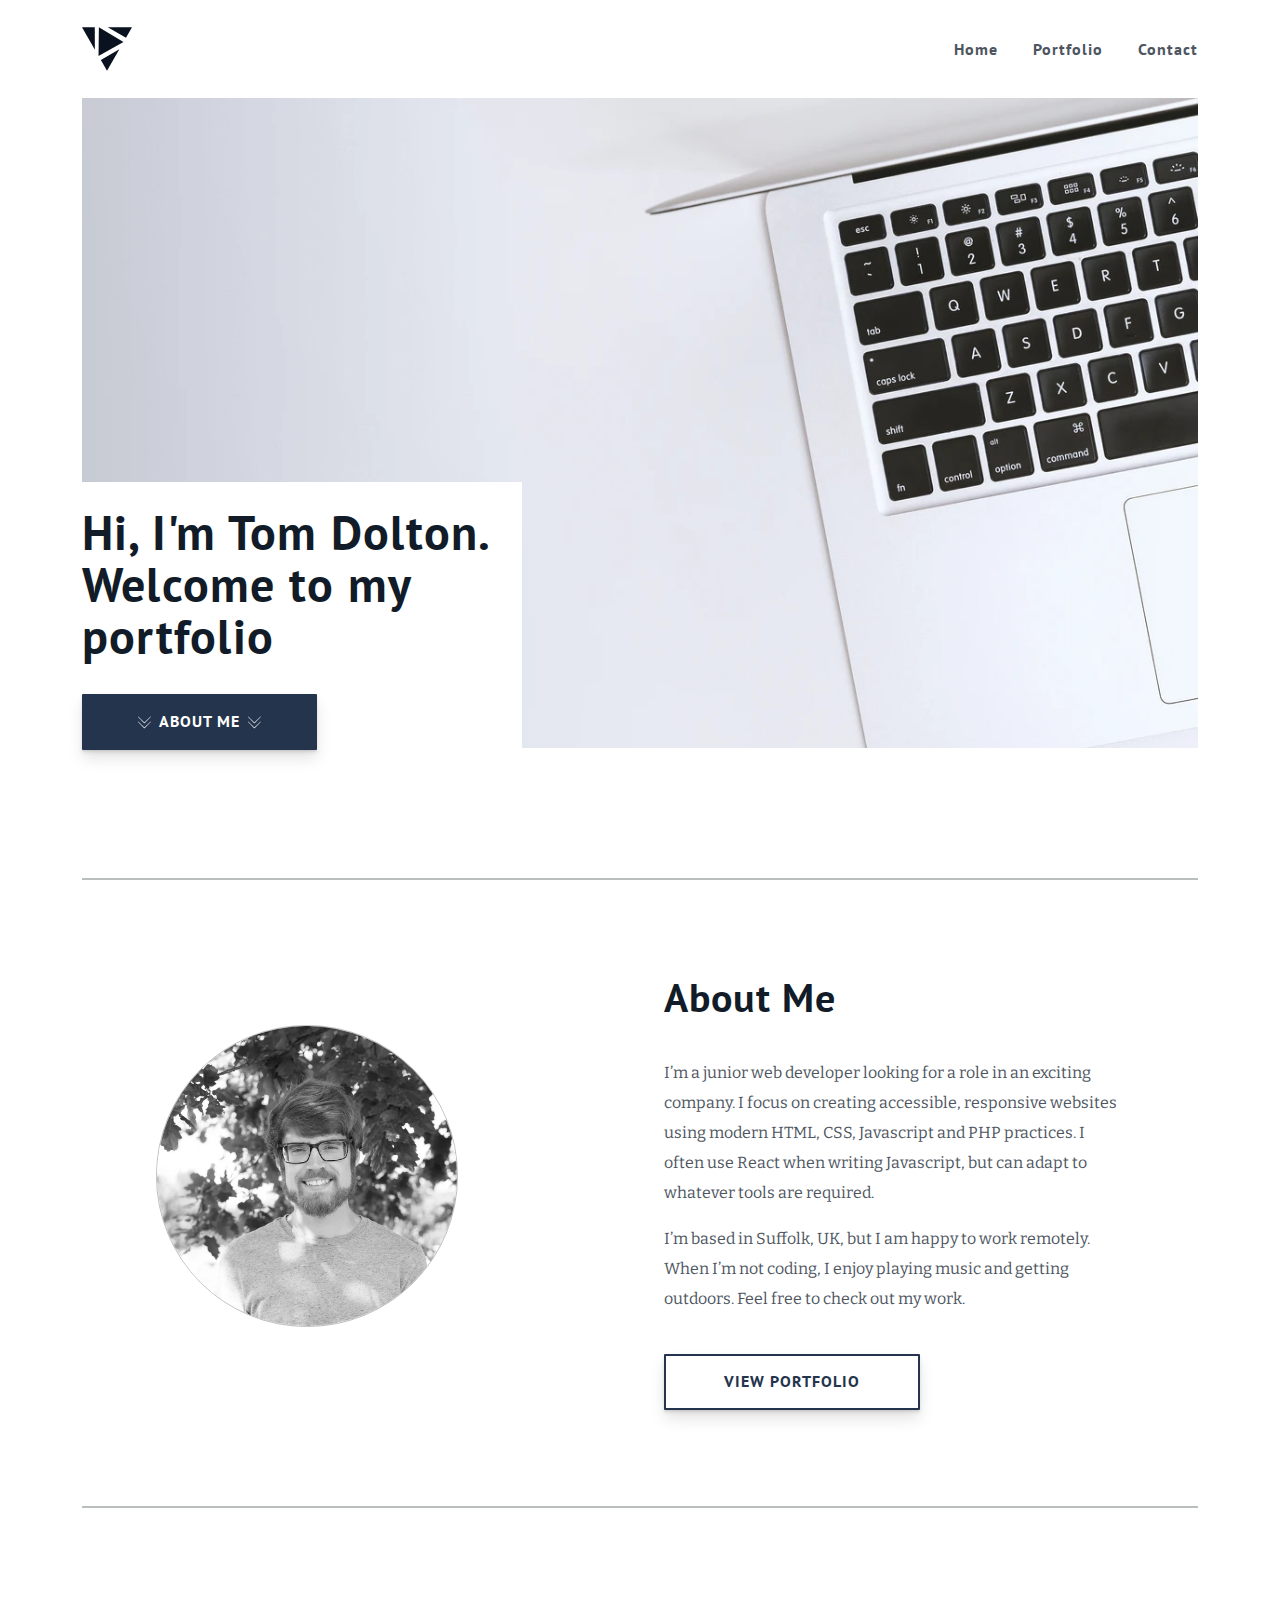
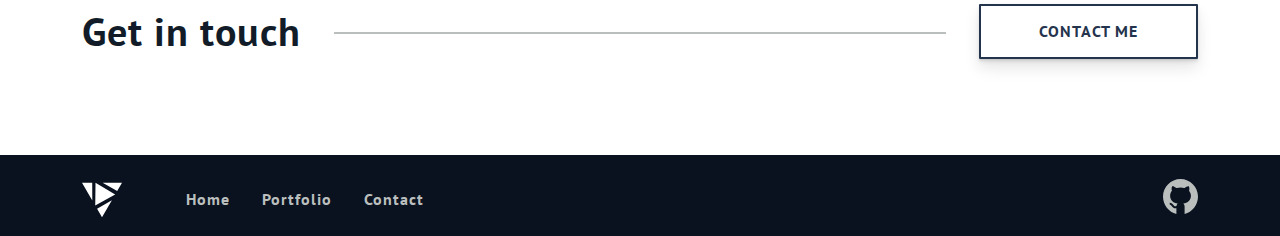
<file: index.html>
<!DOCTYPE html>
<html lang="en">
  <head>
    <!-- Global site tag (gtag.js) - Google Analytics -->
    <script
      async
      src="https://www.googletagmanager.com/gtag/js?id=UA-167482393-1"
    ></script>
    <script>
      window.dataLayer = window.dataLayer || [];
      function gtag() {
        dataLayer.push(arguments);
      }
      gtag('js', new Date());

      gtag('config', 'UA-167482393-1');
    </script>

    <meta charset="UTF-8" />
    <meta name="viewport" content="width=device-width, initial-scale=1.0" />
    <title>Tom Dolton Web Developer</title>
    <meta
      name="description"
      content="Tom Dolton is a web developer. He builds fast, responsive and accessible websites using modern HTML, CSS, Javascript and PHP. See his portfolio here."
    />

    <link
      rel="apple-touch-icon"
      sizes="180x180"
      href="/images/favicons/apple-touch-icon.png"
    />
    <link
      rel="icon"
      type="image/png"
      sizes="32x32"
      href="/images/favicons/favicon-32x32.png"
    />
    <link
      rel="icon"
      type="image/png"
      sizes="16x16"
      href="/images/favicons/favicon-16x16.png"
    />
    <link rel="manifest" href="/images/favicons/site.webmanifest" />
    <link
      rel="mask-icon"
      href="/images/favicons/safari-pinned-tab.svg"
      color="#5bbad5"
    />
    <link rel="shortcut icon" href="/images/favicons/favicon.ico" />
    <meta name="msapplication-TileColor" content="#00aba9" />
    <meta
      name="msapplication-config"
      content="/images/favicons/browserconfig.xml"
    />
    <meta name="theme-color" content="#ffffff" />

    <link
      href="https://fonts.googleapis.com/css2?family=Bitter&family=PT+Sans:wght@400;700&display=swap"
      rel="stylesheet"
    />
    <link rel="stylesheet" href="styles/css/main.min.css" />
  </head>

  <body>
    <div class="modal"></div>

    <div class="container wrapper">
      <nav class="nav">
        <a class="logo-link" href="index.html">
          <span class="visually-hidden">Tom Dolton Web Developer</span>
          <svg
            class="logo"
            xmlns="http://www.w3.org/2000/svg"
            width="290.98"
            height="252"
            viewBox="0 0 290.98 252"
          >
            <path
              d="M256.02 60.57L290.98 0H149.97zM109.75 190.09L145.49 252l72.08-124.84zM74.33 0H0l74.94 129.79zM241.36 85.24L96.22 166.58 98.27.08z"
            />
          </svg>
        </a>
        <ul class="nav__main-nav main-nav">
          <li><a href="index.html">Home</a></li>
          <li><a href="portfolio.html">Portfolio</a></li>
          <li><a href="contact.html">Contact</a></li>
        </ul>
        <button type="button" class="nav__hamburger">
          <span class="visually-hidden">Main menu</span>
        </button>
      </nav>
      <!-- nav end -->

      <main>
        <header class="hero">
          <picture class="about__image-container">
            <source
              media="(min-width: 768px)"
              type="image/webp"
              srcset="images/laptop-large.webp"
            />
            <source
              media="(min-width: 768px)"
              type="image/jpeg"
              srcset="images/laptop-large.jpg"
            />
            <source type="image/webp" srcset="images/laptop-small.webp" />
            <source type="image/jpeg" srcset="images/laptop-small.jpg" />
            <img
              src="images/home-laptop.jpg"
              alt="A laptop computer showing a page of code."
              class="hero__image"
            />
          </picture>
          <div class="hero__textbox">
            <h1 class="hero__title">
              Hi, I'm Tom Dolton. Welcome to my portfolio
            </h1>
            <a href="#about" class="btn hero__btn">
              <svg
                class="btn__down-arrow"
                xmlns="http://www.w3.org/2000/svg"
                viewBox="0 0 490.656 490.656"
              >
                <path
                  d="M487.536 216.467c-4.16-4.16-10.923-4.16-15.083 0L245.339 443.581 18.203 216.467c-4.16-4.16-10.923-4.16-15.083 0s-4.16 10.923 0 15.083l234.667 234.667c2.091 2.069 4.821 3.115 7.552 3.115s5.461-1.045 7.531-3.115L487.537 231.55c4.159-4.161 4.159-10.923-.001-15.083z"
                />
                <path
                  d="M487.536 24.445c-4.16-4.16-10.923-4.16-15.083 0L245.339 251.581 18.203 24.467c-4.16-4.16-10.923-4.16-15.083 0s-4.16 10.923 0 15.083l234.667 234.667c2.091 2.069 4.821 3.115 7.552 3.115s5.461-1.045 7.531-3.136L487.536 39.528c4.16-4.16 4.16-10.923 0-15.083z"
                />
              </svg>
              About Me
              <svg
                class="btn__down-arrow"
                xmlns="http://www.w3.org/2000/svg"
                viewBox="0 0 490.656 490.656"
              >
                <path
                  d="M487.536 216.467c-4.16-4.16-10.923-4.16-15.083 0L245.339 443.581 18.203 216.467c-4.16-4.16-10.923-4.16-15.083 0s-4.16 10.923 0 15.083l234.667 234.667c2.091 2.069 4.821 3.115 7.552 3.115s5.461-1.045 7.531-3.115L487.537 231.55c4.159-4.161 4.159-10.923-.001-15.083z"
                />
                <path
                  d="M487.536 24.445c-4.16-4.16-10.923-4.16-15.083 0L245.339 251.581 18.203 24.467c-4.16-4.16-10.923-4.16-15.083 0s-4.16 10.923 0 15.083l234.667 234.667c2.091 2.069 4.821 3.115 7.552 3.115s5.461-1.045 7.531-3.136L487.536 39.528c4.16-4.16 4.16-10.923 0-15.083z"
                />
              </svg>
            </a>
          </div>
        </header>
        <!-- hero end -->

        <section class="about" id="about">
          <picture>
            <source type="image/webp" srcset="images/tomdolton.webp" />
            <source type="image/jpeg" srcset="images/tomdolton.jpg" />
            <img
              src="images/tomdolton.jpg"
              alt="Tom Dolton."
              class="about__image"
            />
          </picture>
          <div class="about__textbox">
            <h2 class="about__title">About Me</h2>
            <p class="about__copy">
              I’m a junior web developer looking for a role in an exciting
              company. I focus on creating accessible, responsive websites using
              modern HTML, CSS, Javascript and PHP practices. I often use React
              when writing Javascript, but can adapt to whatever tools are
              required.
            </p>
            <p class="about__copy">
              I’m based in Suffolk, UK, but I am happy to work remotely. When
              I’m not coding, I enjoy playing music and getting outdoors. Feel
              free to check out my work.
            </p>
            <a href="portfolio.html" class="btn btn--secondary"
              >View Portfolio</a
            >
          </div>
        </section>
        <!-- about end -->
      </main>
      <!-- main end -->

      <section class="contact">
        <h2 class="contact__title">Get in touch</h2>
        <a href="contact.html" class="btn btn--secondary">Contact Me</a>
      </section>
      <!-- contact end -->

      <div class="push"></div>
    </div>
    <!-- container & wrapper end -->

    <footer class="footer">
      <div class="container">
        <a href="index.html" class="logo-link footer__logo-link">
          <span class="visually-hidden">Tom Dolton Web Developer</span>
          <svg
            class="logo logo--white footer__logo"
            xmlns="http://www.w3.org/2000/svg"
            width="290.98"
            height="252"
            viewBox="0 0 290.98 252"
          >
            <path
              d="M256.02 60.57L290.98 0H149.97zM109.75 190.09L145.49 252l72.08-124.84zM74.33 0H0l74.94 129.79zM241.36 85.24L96.22 166.58 98.27.08z"
            />
          </svg>
        </a>
        <ul class="footer__main-nav">
          <li><a href="index.html">Home</a></li>
          <li><a href="portfolio.html">Portfolio</a></li>
          <li><a href="contact.html">Contact</a></li>
        </ul>
        <a href="https://github.com/tomdolton" class="footer__social">
          <span class="visually-hidden">Github</span>
          <svg
            class="github-icon"
            viewBox="0 0 512 512"
            xmlns="http://www.w3.org/2000/svg"
          >
            <path
              d="m256 0c-140.609375 0-256 115.390625-256 256 0 119.988281 84.195312 228.984375 196 256v-84.695312c-11.078125 2.425781-21.273438 2.496093-32.550781-.828126-15.128907-4.464843-27.421875-14.542968-36.546875-29.910156-5.816406-9.8125-16.125-20.453125-26.878906-19.671875l-2.636719-29.882812c23.253906-1.992188 43.371093 14.167969 55.3125 34.230469 5.304687 8.921874 11.410156 14.152343 19.246093 16.464843 7.574219 2.230469 15.707032 1.160157 25.183594-2.1875 2.378906-18.972656 11.070313-26.074219 17.636719-36.074219v-.015624c-66.679687-9.945313-93.253906-45.320313-103.800781-73.242188-13.976563-37.074219-6.476563-83.390625 18.238281-112.660156.480469-.570313 1.347656-2.0625 1.011719-3.105469-11.332032-34.230469 2.476562-62.546875 2.984375-65.550781 13.078125 3.867187 15.203125-3.890625 56.808593 21.386718l7.191407 4.320313c3.007812 1.792969 2.0625.769531 5.070312.542969 17.371094-4.71875 35.683594-7.324219 53.726563-7.558594 18.179687.234375 36.375 2.839844 54.464844 7.75l2.328124.234375c-.203124-.03125.632813-.148437 2.035157-.984375 51.972656-31.480469 50.105469-21.191406 64.042969-25.722656.503906 3.007812 14.128906 31.785156 2.917968 65.582031-1.511718 4.65625 45.058594 47.300781 19.246094 115.753906-10.546875 27.933594-37.117188 63.308594-103.796875 73.253907v.015624c8.546875 13.027344 18.816406 19.957032 18.761719 46.832032v105.722656c111.808594-27.015625 196-136.011719 196-256 .003906-140.609375-115.386719-256-255.996094-256zm0 0"
            />
          </svg>
        </a>
      </div>
    </footer>
    <!-- footer end -->

    <script src="scripts/main.js"></script>
  </body>
</html>
</file>
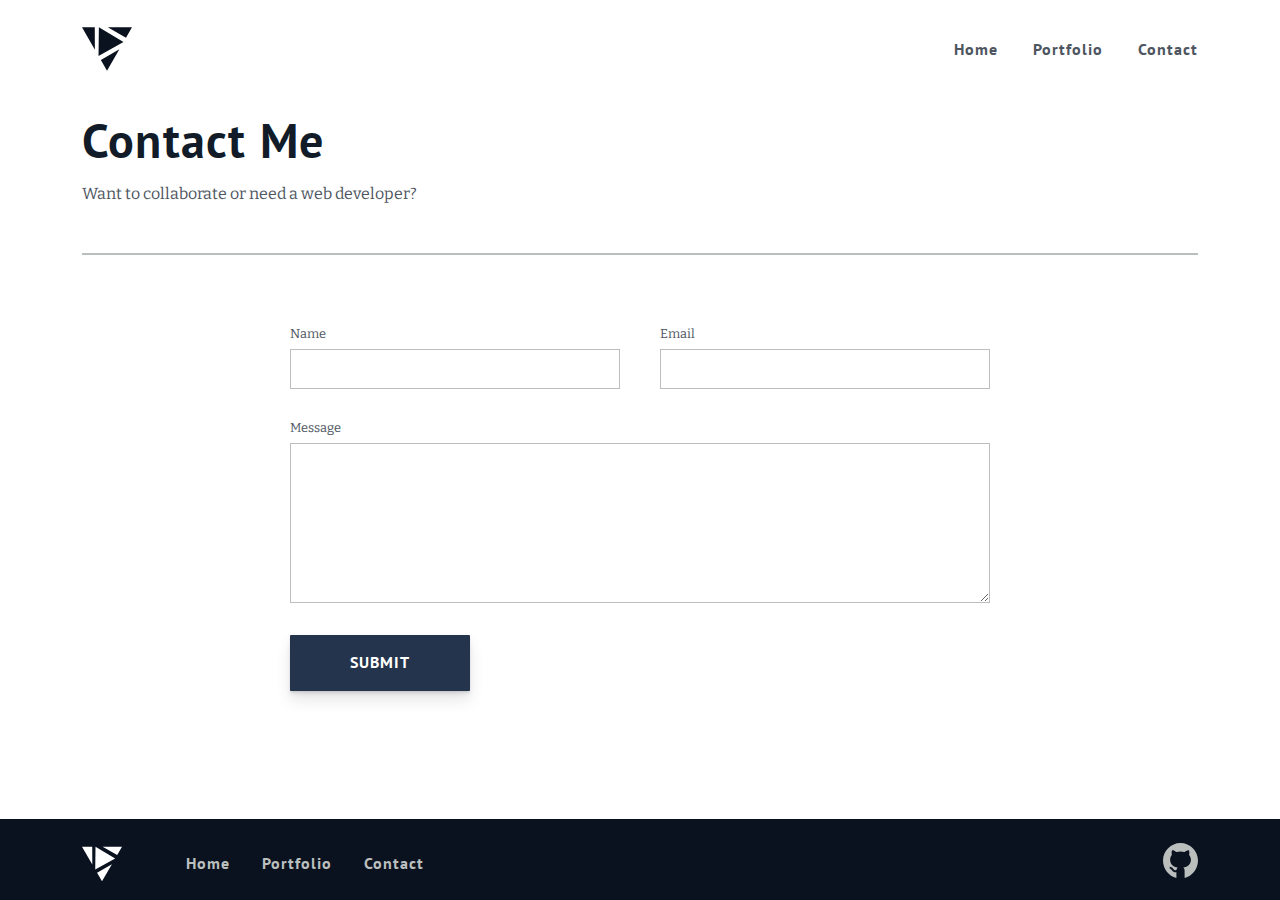
<file: contact.html>
<!DOCTYPE html>
<html lang="en">
  <head>
    <!-- Global site tag (gtag.js) - Google Analytics -->
    <script
      async
      src="https://www.googletagmanager.com/gtag/js?id=UA-167482393-1"
    ></script>
    <script>
      window.dataLayer = window.dataLayer || [];
      function gtag() {
        dataLayer.push(arguments);
      }
      gtag('js', new Date());

      gtag('config', 'UA-167482393-1');
    </script>

    <meta charset="UTF-8" />
    <meta name="viewport" content="width=device-width, initial-scale=1.0" />
    <title>Tom Dolton | Contact</title>
    <meta
      name="description"
      content="Tom Dolton is a web developer. He builds fast, responsive and accessible websites using modern HTML, CSS, Javascript and PHP. See his portfolio here."
    />

    <link
      rel="apple-touch-icon"
      sizes="180x180"
      href="/images/favicons/apple-touch-icon.png"
    />
    <link
      rel="icon"
      type="image/png"
      sizes="32x32"
      href="/images/favicons/favicon-32x32.png"
    />
    <link
      rel="icon"
      type="image/png"
      sizes="16x16"
      href="/images/favicons/favicon-16x16.png"
    />
    <link rel="manifest" href="/images/favicons/site.webmanifest" />
    <link
      rel="mask-icon"
      href="/images/favicons/safari-pinned-tab.svg"
      color="#5bbad5"
    />
    <link rel="shortcut icon" href="/images/favicons/favicon.ico" />
    <meta name="msapplication-TileColor" content="#00aba9" />
    <meta
      name="msapplication-config"
      content="/images/favicons/browserconfig.xml"
    />
    <meta name="theme-color" content="#ffffff" />

    <link
      href="https://fonts.googleapis.com/css2?family=Bitter&family=PT+Sans:wght@400;700&display=swap"
      rel="stylesheet"
    />
    <link rel="stylesheet" href="styles/css/main.min.css" />
  </head>

  <body>
    <div class="modal"></div>

    <div class="container wrapper">
      <nav class="nav">
        <a class="logo-link" href="index.html">
          <span class="visually-hidden">Tom Dolton Web Developer</span>
          <svg
            class="logo"
            xmlns="http://www.w3.org/2000/svg"
            width="290.98"
            height="252"
            viewBox="0 0 290.98 252"
          >
            <path
              d="M256.02 60.57L290.98 0H149.97zM109.75 190.09L145.49 252l72.08-124.84zM74.33 0H0l74.94 129.79zM241.36 85.24L96.22 166.58 98.27.08z"
            />
          </svg>
        </a>
        <ul class="nav__main-nav main-nav">
          <li><a href="index.html">Home</a></li>
          <li><a href="portfolio.html">Portfolio</a></li>
          <li><a href="contact.html">Contact</a></li>
        </ul>
        <button type="button" class="nav__hamburger">
          <span class="visually-hidden">Main menu</span>
        </button>
      </nav>
      <!-- nav end -->

      <header class="header">
        <h1 class="header__title">Contact Me</h1>
        <p class="header__text">Want to collaborate or need a web developer?</p>
      </header>

      <form
        class="contact-form"
        method="POST"
        action="https://api.slapform.com/trmdolton@gmail.com"
      >
        <div class="contact-form__field">
          <label class="contact-form__label" for="name">Name</label>
          <input
            class="contact-form__input"
            type="text"
            name="name"
            id="name"
          />
        </div>
        <div class="contact-form__field">
          <label class="contact-form__label" for="email">Email</label>
          <input
            class="contact-form__input"
            type="email"
            name="email"
            id="email"
          />
        </div>
        <div class="contact-form__field--message">
          <label class="contact-form__label" for="message">Message</label>
          <textarea
            class="contact-form__input"
            type="text"
            name="message"
            id="message"
          ></textarea>
        </div>
        <input type="text" class="hidden" name="slap_honey" hidden="hidden" />
        <button type="submit" class="btn contact-form__btn">Submit</button>
      </form>

      <div class="push"></div>
    </div>
    <!-- container & wrapper end -->

    <footer class="footer">
      <div class="container">
        <a href="index.html" class="logo-link footer__logo-link">
          <span class="visually-hidden">Tom Dolton Web Developer</span>
          <svg
            class="logo logo--white footer__logo"
            xmlns="http://www.w3.org/2000/svg"
            width="290.98"
            height="252"
            viewBox="0 0 290.98 252"
          >
            <path
              d="M256.02 60.57L290.98 0H149.97zM109.75 190.09L145.49 252l72.08-124.84zM74.33 0H0l74.94 129.79zM241.36 85.24L96.22 166.58 98.27.08z"
            />
          </svg>
        </a>
        <ul class="footer__main-nav">
          <li><a href="index.html">Home</a></li>
          <li><a href="portfolio.html">Portfolio</a></li>
          <li><a href="contact.html">Contact</a></li>
        </ul>
        <a href="https://github.com/tomdolton" class="footer__social">
          <span class="visually-hidden">Github</span>
          <svg
            class="github-icon"
            viewBox="0 0 512 512"
            xmlns="http://www.w3.org/2000/svg"
          >
            <path
              d="m256 0c-140.609375 0-256 115.390625-256 256 0 119.988281 84.195312 228.984375 196 256v-84.695312c-11.078125 2.425781-21.273438 2.496093-32.550781-.828126-15.128907-4.464843-27.421875-14.542968-36.546875-29.910156-5.816406-9.8125-16.125-20.453125-26.878906-19.671875l-2.636719-29.882812c23.253906-1.992188 43.371093 14.167969 55.3125 34.230469 5.304687 8.921874 11.410156 14.152343 19.246093 16.464843 7.574219 2.230469 15.707032 1.160157 25.183594-2.1875 2.378906-18.972656 11.070313-26.074219 17.636719-36.074219v-.015624c-66.679687-9.945313-93.253906-45.320313-103.800781-73.242188-13.976563-37.074219-6.476563-83.390625 18.238281-112.660156.480469-.570313 1.347656-2.0625 1.011719-3.105469-11.332032-34.230469 2.476562-62.546875 2.984375-65.550781 13.078125 3.867187 15.203125-3.890625 56.808593 21.386718l7.191407 4.320313c3.007812 1.792969 2.0625.769531 5.070312.542969 17.371094-4.71875 35.683594-7.324219 53.726563-7.558594 18.179687.234375 36.375 2.839844 54.464844 7.75l2.328124.234375c-.203124-.03125.632813-.148437 2.035157-.984375 51.972656-31.480469 50.105469-21.191406 64.042969-25.722656.503906 3.007812 14.128906 31.785156 2.917968 65.582031-1.511718 4.65625 45.058594 47.300781 19.246094 115.753906-10.546875 27.933594-37.117188 63.308594-103.796875 73.253907v.015624c8.546875 13.027344 18.816406 19.957032 18.761719 46.832032v105.722656c111.808594-27.015625 196-136.011719 196-256 .003906-140.609375-115.386719-256-255.996094-256zm0 0"
            />
          </svg>
        </a>
      </div>
    </footer>
    <!-- footer end -->

    <script src="scripts/main.js"></script>
  </body>
</html>
</file>
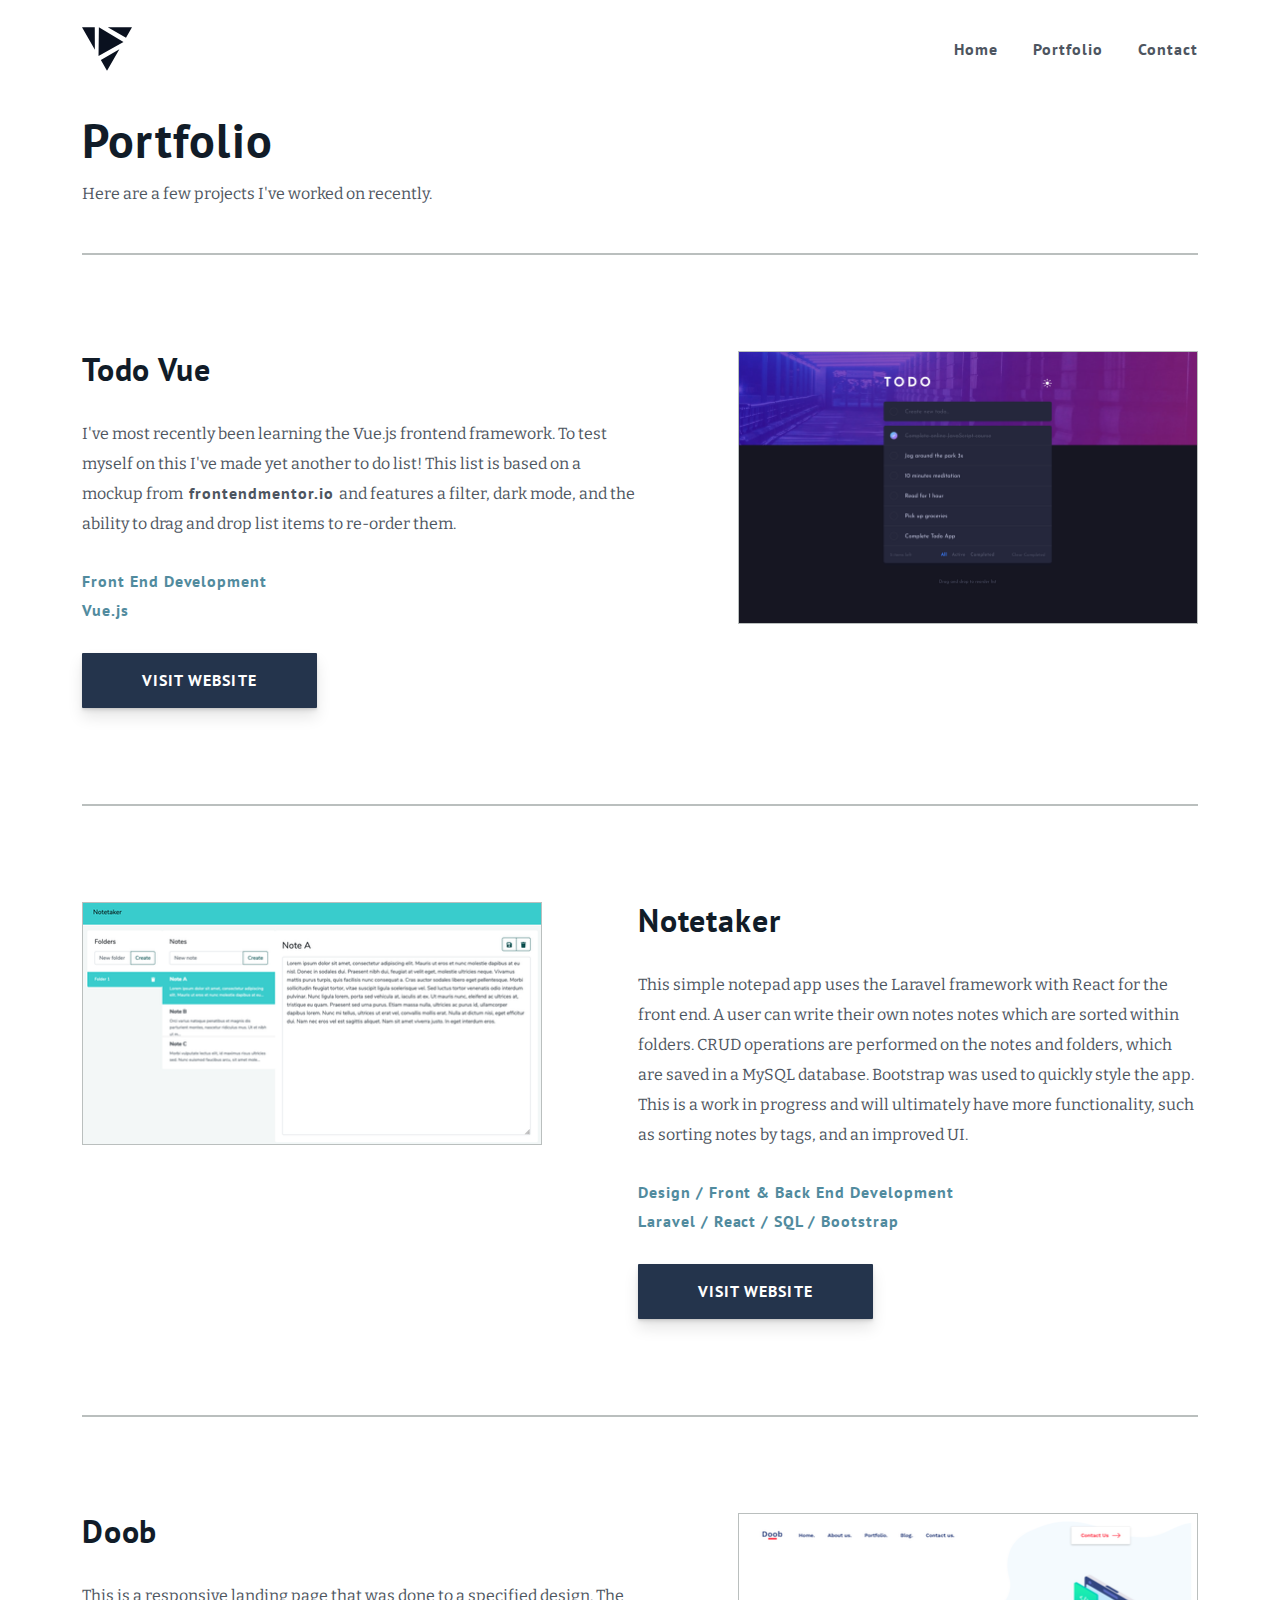
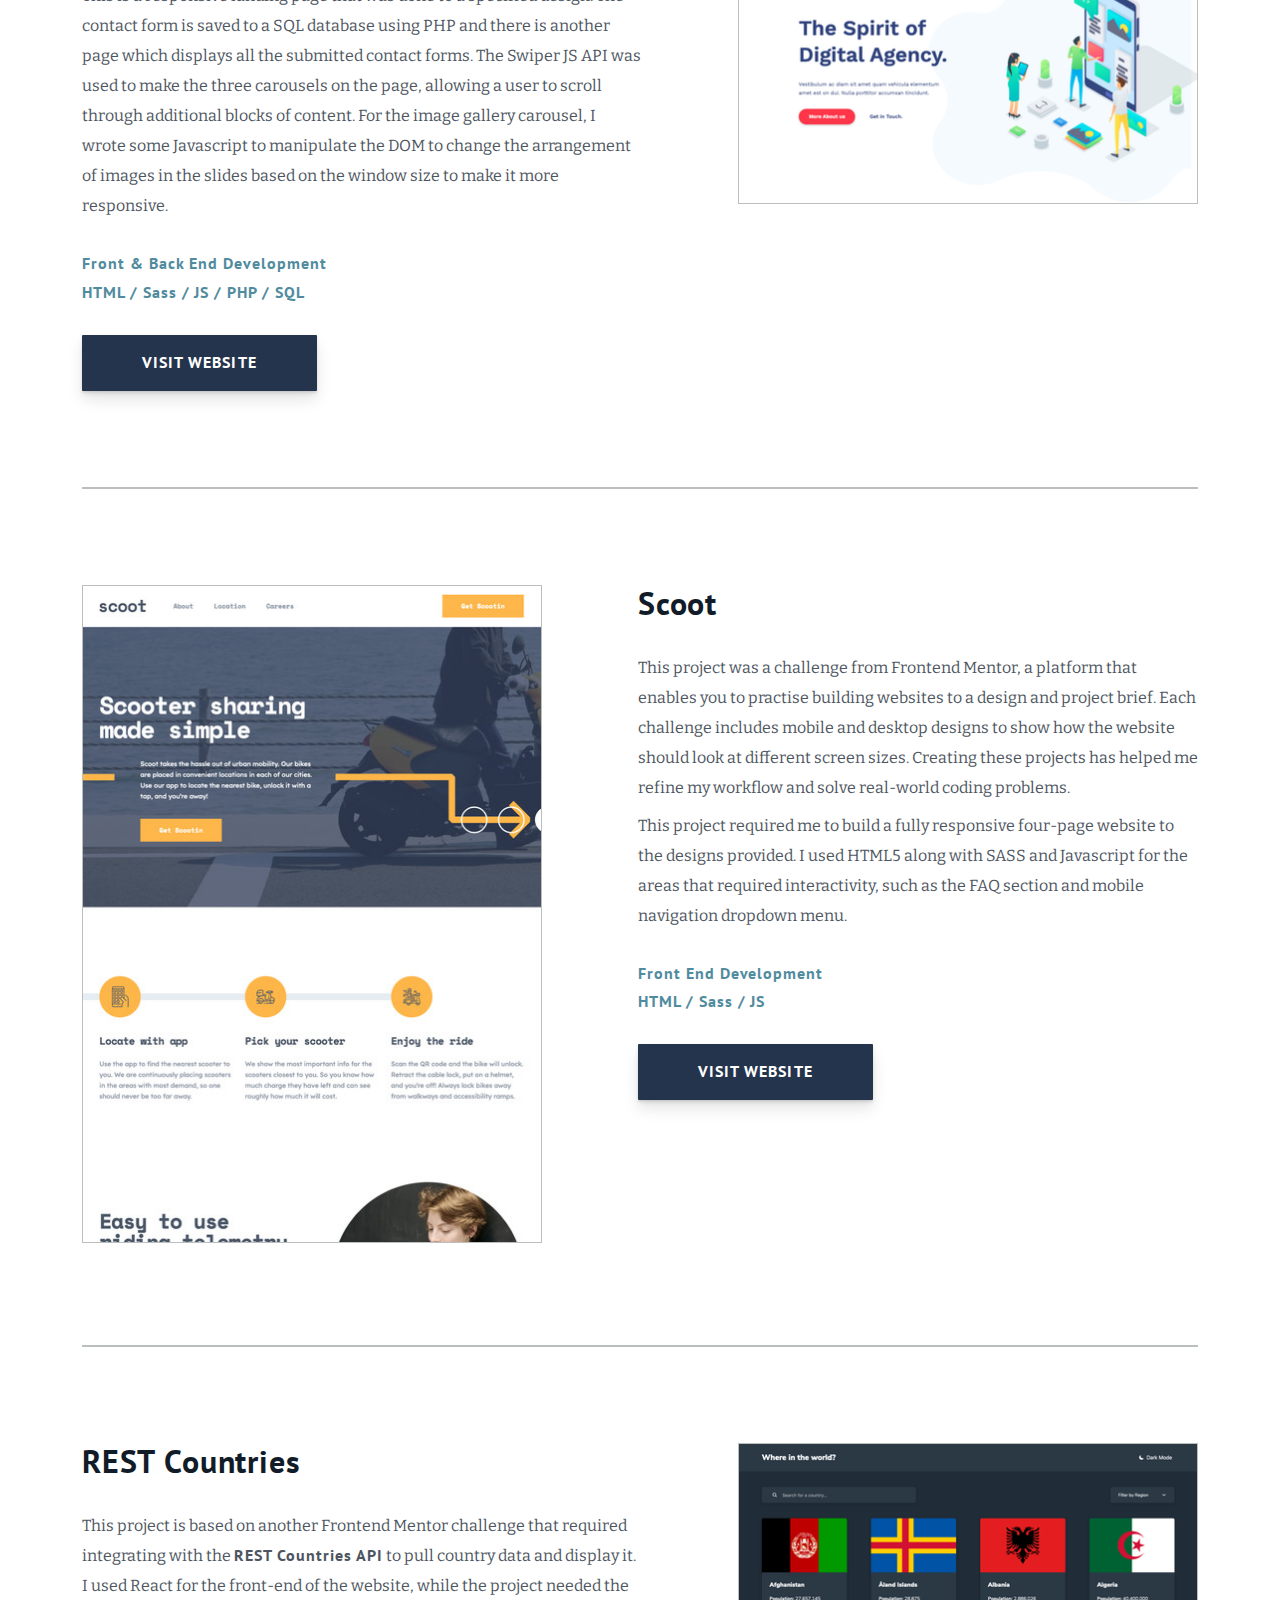
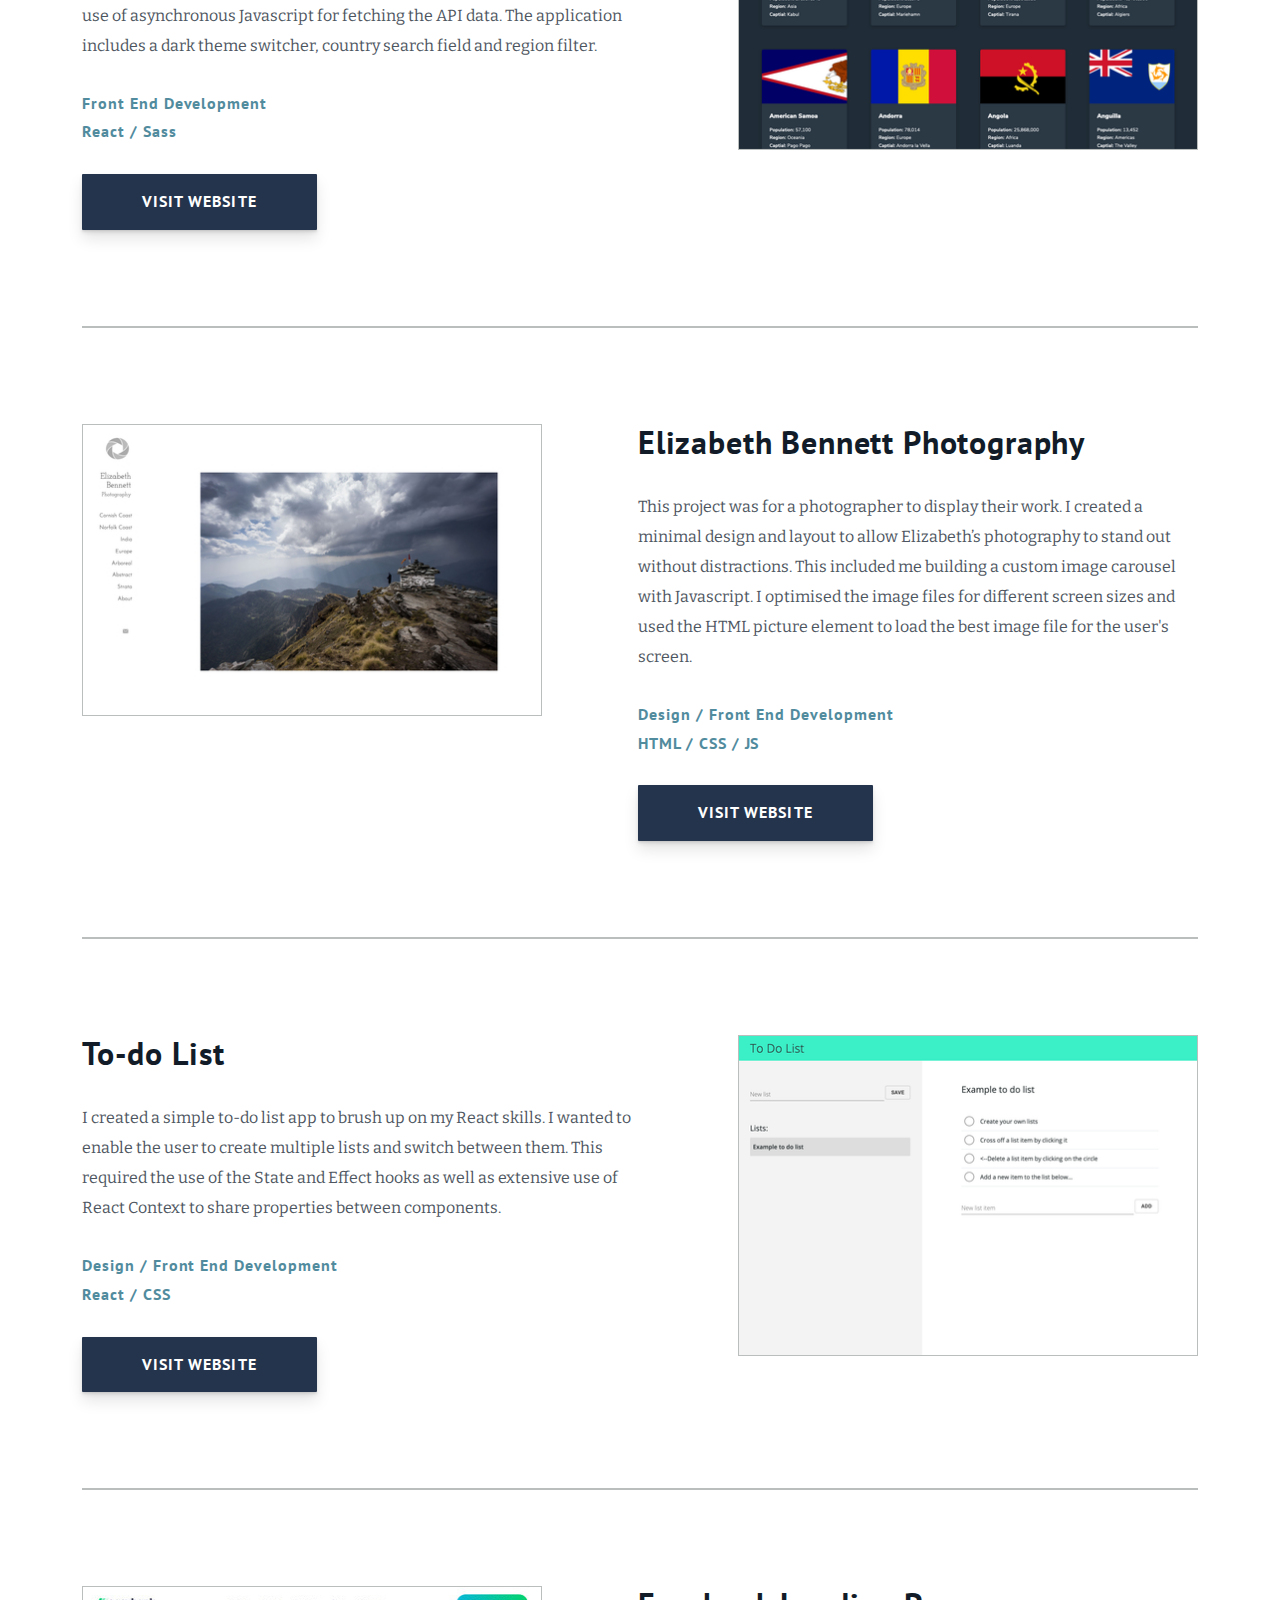
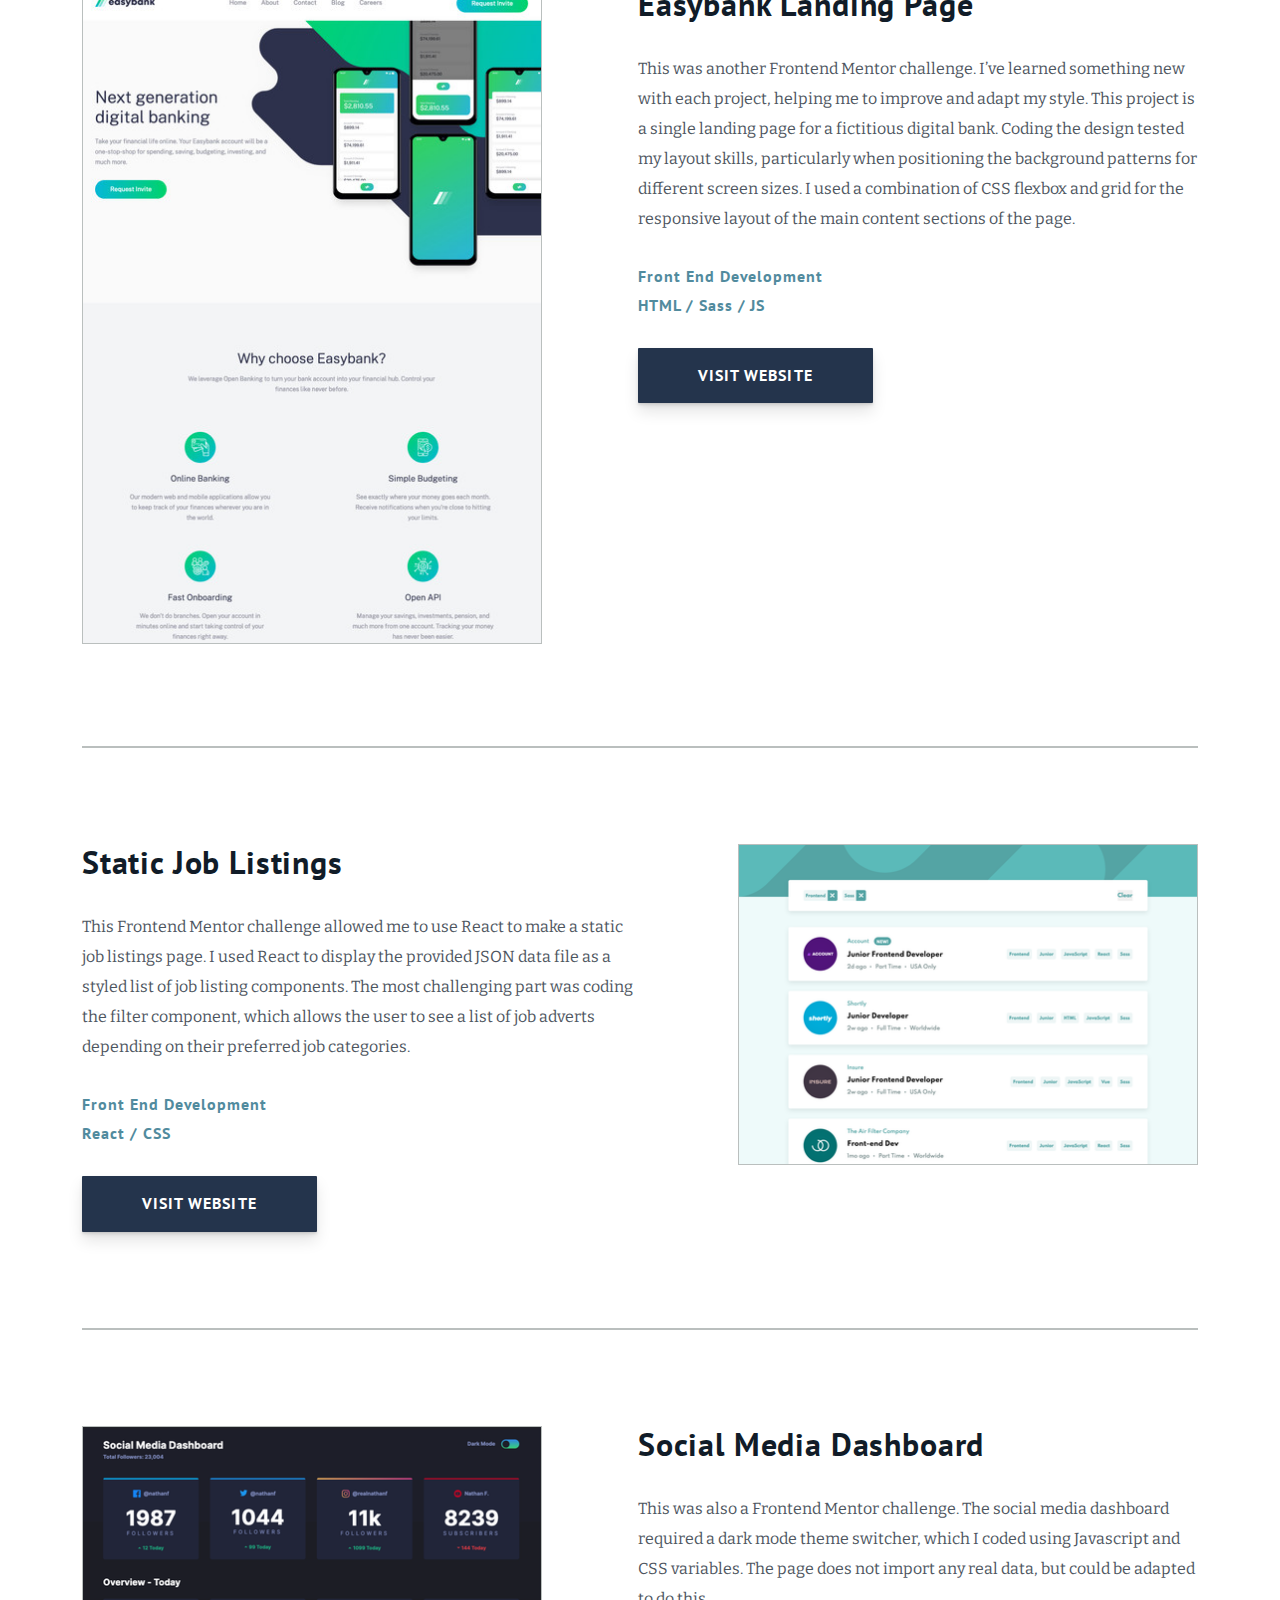
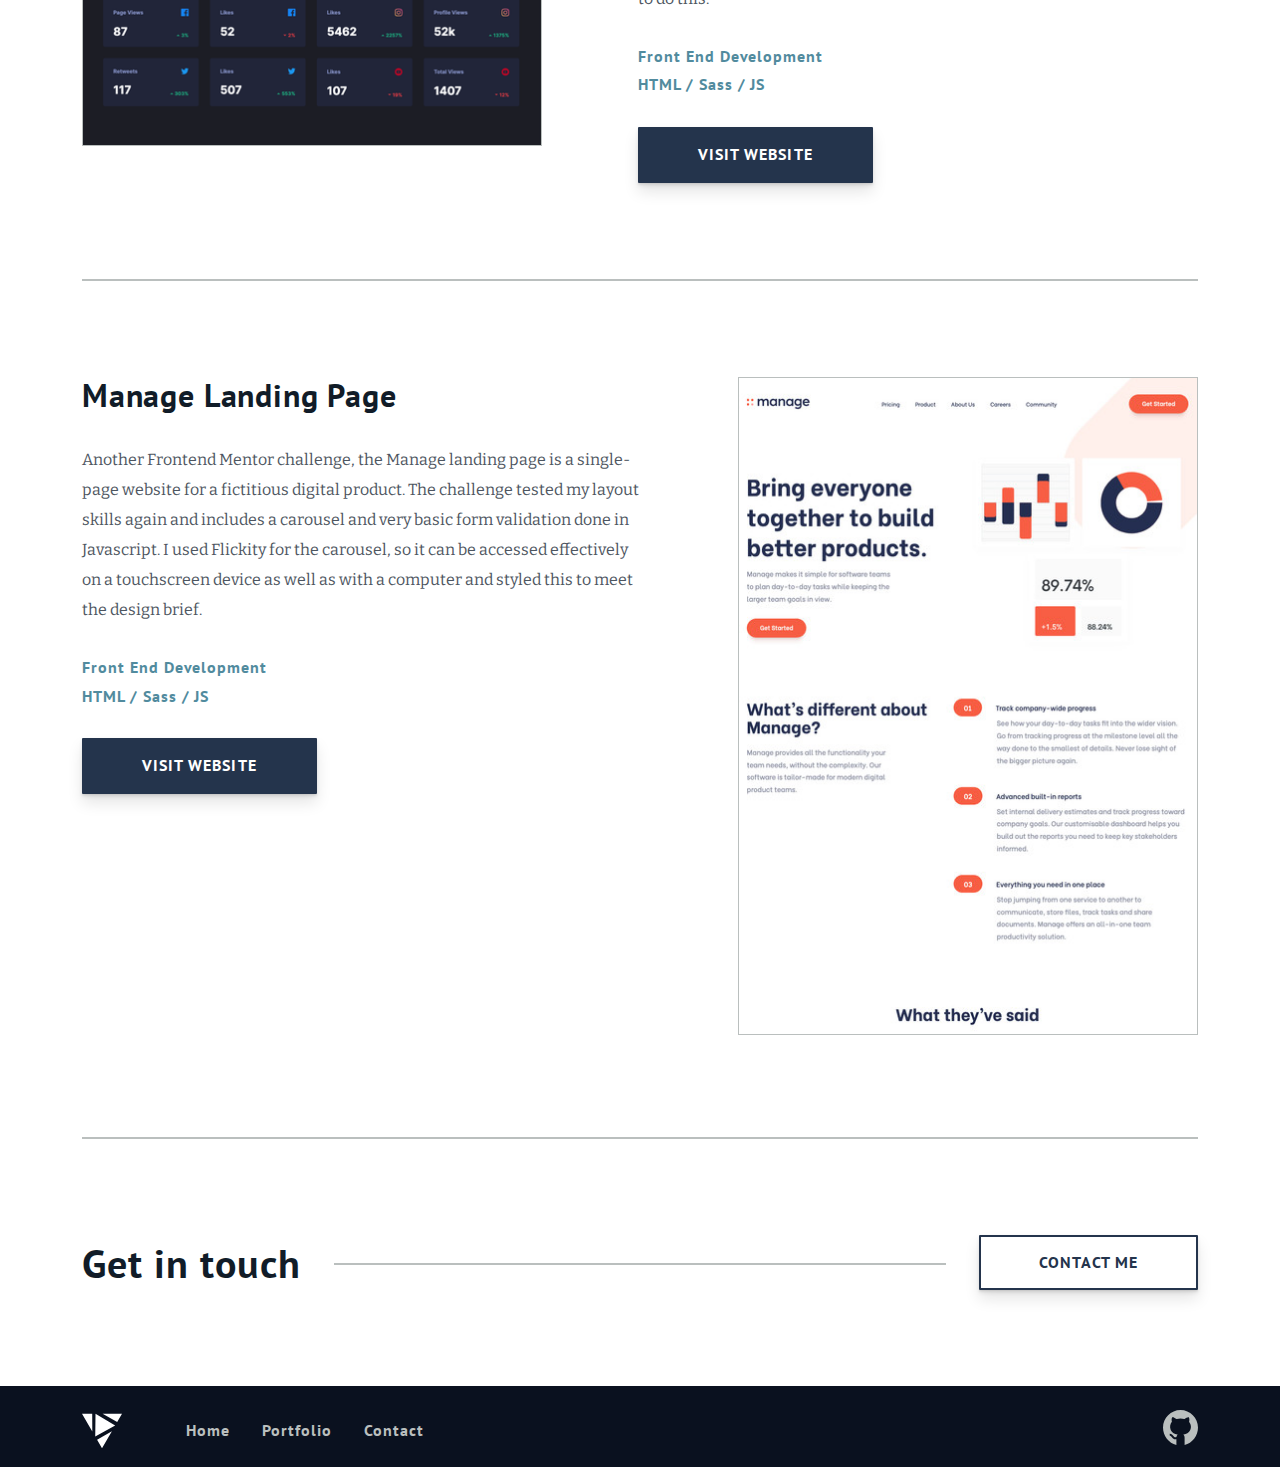
<file: portfolio.html>
<!DOCTYPE html>
<html lang="en">
  <head>
    <!-- Global site tag (gtag.js) - Google Analytics -->
    <script
      async
      src="https://www.googletagmanager.com/gtag/js?id=UA-167482393-1"
    ></script>
    <script>
      window.dataLayer = window.dataLayer || [];
      function gtag() {
        dataLayer.push(arguments);
      }
      gtag("js", new Date());

      gtag("config", "UA-167482393-1");
    </script>

    <meta charset="UTF-8" />
    <meta name="viewport" content="width=device-width, initial-scale=1.0" />
    <title>Tom Dolton | Portfolio</title>
    <meta
      name="description"
      content="Tom Dolton is a web developer. He builds fast, responsive and accessible websites using modern HTML, CSS, Javascript and PHP. See his portfolio here."
    />

    <link
      rel="apple-touch-icon"
      sizes="180x180"
      href="/images/favicons/apple-touch-icon.png"
    />
    <link
      rel="icon"
      type="image/png"
      sizes="32x32"
      href="/images/favicons/favicon-32x32.png"
    />
    <link
      rel="icon"
      type="image/png"
      sizes="16x16"
      href="/images/favicons/favicon-16x16.png"
    />
    <link rel="manifest" href="/images/favicons/site.webmanifest" />
    <link
      rel="mask-icon"
      href="/images/favicons/safari-pinned-tab.svg"
      color="#5bbad5"
    />
    <link rel="shortcut icon" href="/images/favicons/favicon.ico" />
    <meta name="msapplication-TileColor" content="#00aba9" />
    <meta
      name="msapplication-config"
      content="/images/favicons/browserconfig.xml"
    />
    <meta name="theme-color" content="#ffffff" />

    <link
      href="https://fonts.googleapis.com/css2?family=Bitter&family=PT+Sans:wght@400;700&display=swap"
      rel="stylesheet"
    />
    <link rel="stylesheet" href="styles/css/main.min.css" />
  </head>

  <body>
    <div class="modal"></div>

    <div class="container wrapper">
      <nav class="nav">
        <a class="logo-link" href="index.html">
          <span class="visually-hidden">Tom Dolton Web Developer</span>
          <svg
            class="logo"
            xmlns="http://www.w3.org/2000/svg"
            width="290.98"
            height="252"
            viewBox="0 0 290.98 252"
          >
            <path
              d="M256.02 60.57L290.98 0H149.97zM109.75 190.09L145.49 252l72.08-124.84zM74.33 0H0l74.94 129.79zM241.36 85.24L96.22 166.58 98.27.08z"
            />
          </svg>
        </a>
        <ul class="nav__main-nav main-nav">
          <li><a href="index.html">Home</a></li>
          <li><a href="portfolio.html">Portfolio</a></li>
          <li><a href="contact.html">Contact</a></li>
        </ul>
        <button type="button" class="nav__hamburger">
          <span class="visually-hidden">Main menu</span>
        </button>
      </nav>
      <!-- nav end -->

      <main>
        <header class="header">
          <h1 class="header__title">Portfolio</h1>
          <p class="header__text">
            Here are a few projects I've worked on recently.
          </p>
        </header>
        <!-- header end -->

        <section class="project project--reversed">
          <a href="https://todo-gz4kq88l2.vercel.app/">
            <img
              class="project__image"
              src="images/todo-vue.png"
              alt="Todo app."
            />
          </a>
          <div class="project__textbox">
            <h3 class="project__title">Todo Vue</h3>
            <p class="project__copy">
              I've most recently been learning the Vue.js frontend framework. To
              test myself on this I've made yet another to do list! This list is
              based on a mockup from
              <a style="padding-left: 3px" href="https://www.frontendmentor.io">
                frontendmentor.io
              </a>
              and features a filter, dark mode, and the ability to drag and drop
              list items to re-order them.
            </p>
            <ul class="project__list">
              <li>Front End Development</li>
            </ul>
            <ul class="project__list">
              <li>Vue.js</li>
            </ul>
            <a href="https://todo-gz4kq88l2.vercel.app/" class="btn"
              >Visit Website</a
            >
          </div>
        </section>
        <!-- project end -->

        <section class="project">
          <a href="https://aqueous-lake-02200.herokuapp.com">
            <img
              class="project__image"
              src="images/notetaker.png"
              alt="Notetaker app."
            />
          </a>
          <div class="project__textbox">
            <h3 class="project__title">Notetaker</h3>
            <p class="project__copy">
              This simple notepad app uses the Laravel framework with React for
              the front end. A user can write their own notes notes which are
              sorted within folders. CRUD operations are performed on the notes
              and folders, which are saved in a MySQL database. Bootstrap was
              used to quickly style the app. This is a work in progress and will
              ultimately have more functionality, such as sorting notes by tags,
              and an improved UI.
            </p>
            <ul class="project__list">
              <li>Design /</li>
              <li>Front & Back End Development</li>
            </ul>
            <ul class="project__list">
              <li>Laravel /</li>
              <li>React /</li>
              <li>SQL /</li>
              <li>Bootstrap</li>
            </ul>
            <a href="https://aqueous-lake-02200.herokuapp.com" class="btn"
              >Visit Website</a
            >
          </div>
        </section>
        <!-- project end -->

        <section class="project project--reversed">
          <a href="https://evening-fortress-42166.herokuapp.com">
            <img
              class="project__image"
              src="images/doob.png"
              alt="Homepage of the Doob website."
            />
          </a>
          <div class="project__textbox">
            <h3 class="project__title">Doob</h3>
            <p class="project__copy">
              This is a responsive landing page that was done to a specified
              design. The contact form is saved to a SQL database using PHP and
              there is another page which displays all the submitted contact
              forms. The Swiper JS API was used to make the three carousels on
              the page, allowing a user to scroll through additional blocks of
              content. For the image gallery carousel, I wrote some Javascript
              to manipulate the DOM to change the arrangement of images in the
              slides based on the window size to make it more responsive.
            </p>
            <ul class="project__list">
              <li>Front & Back End Development</li>
            </ul>
            <ul class="project__list">
              <li>HTML /</li>
              <li>Sass /</li>
              <li>JS /</li>
              <li>PHP /</li>
              <li>SQL</li>
            </ul>
            <a href="https://evening-fortress-42166.herokuapp.com" class="btn"
              >Visit Website</a
            >
          </div>
        </section>
        <!-- project end -->

        <section class="project">
          <a href="https://scoot.now.sh/">
            <img
              class="project__image"
              src="images/scoot.jpg"
              alt="Homepage of the Scoot website."
            />
          </a>
          <div class="project__textbox">
            <h3 class="project__title">Scoot</h3>
            <p class="project__copy">
              This project was a challenge from Frontend Mentor, a platform that
              enables you to practise building websites to a design and project
              brief. Each challenge includes mobile and desktop designs to show
              how the website should look at different screen sizes. Creating
              these projects has helped me refine my workflow and solve
              real-world coding problems.
            </p>
            <p class="project__copy">
              This project required me to build a fully responsive four-page
              website to the designs provided. I used HTML5 along with SASS and
              Javascript for the areas that required interactivity, such as the
              FAQ section and mobile navigation dropdown menu.
            </p>
            <ul class="project__list">
              <li>Front End Development</li>
            </ul>
            <ul class="project__list">
              <li>HTML /</li>
              <li>Sass /</li>
              <li>JS</li>
            </ul>
            <a href="https://scoot.now.sh/" class="btn">Visit Website</a>
          </div>
        </section>
        <!-- project end -->

        <section class="project project--reversed">
          <a href="https://rest-countries-react-wheat.vercel.app/">
            <img
              class="project__image"
              src="images/rest-countries.png"
              alt="Rest countries API webpage."
            />
          </a>
          <div class="project__textbox">
            <h3 class="project__title">REST Countries</h3>
            <p class="project__copy">
              This project is based on another Frontend Mentor challenge that
              required integrating with the
              <a href="https://restcountries.eu/">REST Countries API</a> to pull
              country data and display it. I used React for the front-end of the
              website, while the project needed the use of asynchronous
              Javascript for fetching the API data. The application includes a
              dark theme switcher, country search field and region filter.
            </p>
            <ul class="project__list">
              <li>Front End Development</li>
            </ul>
            <ul class="project__list">
              <li>React /</li>
              <li>Sass</li>
            </ul>
            <a href="https://rest-countries-react-wheat.vercel.app/" class="btn"
              >Visit Website</a
            >
          </div>
        </section>
        <!-- project end -->

        <section class="project">
          <a href="https://elizabethbennett.now.sh/">
            <img
              class="project__image"
              src="images/elizabeth-bennett-photo.jpg"
              alt="Homepage of the Elizabeth Bennett Photography website."
            />
          </a>
          <div class="project__textbox">
            <h3 class="project__title">Elizabeth Bennett Photography</h3>
            <p class="project__copy">
              This project was for a photographer to display their work. I
              created a minimal design and layout to allow Elizabeth’s
              photography to stand out without distractions. This included me
              building a custom image carousel with Javascript. I optimised the
              image files for different screen sizes and used the HTML picture
              element to load the best image file for the user's screen.
            </p>
            <ul class="project__list">
              <li>Design /</li>
              <li>Front End Development</li>
            </ul>
            <ul class="project__list">
              <li>HTML /</li>
              <li>CSS /</li>
              <li>JS</li>
            </ul>
            <a href="https://elizabethbennett.now.sh/" class="btn project__btn"
              >Visit Website</a
            >
          </div>
        </section>
        <!-- project end -->

        <section class="project project--reversed">
          <a href="https://react-to-do-list-one.now.sh/">
            <img
              class="project__image"
              src="images/to-do-list.png"
              alt="To-do list web app user interface."
            />
          </a>
          <div class="project__textbox">
            <h3 class="project__title">To-do List</h3>
            <p class="project__copy">
              I created a simple to-do list app to brush up on my React skills.
              I wanted to enable the user to create multiple lists and switch
              between them. This required the use of the State and Effect hooks
              as well as extensive use of React Context to share properties
              between components.
            </p>
            <ul class="project__list">
              <li>Design /</li>
              <li>Front End Development</li>
            </ul>
            <ul class="project__list">
              <li>React /</li>
              <li>CSS</li>
            </ul>
            <a href="https://react-to-do-list-one.now.sh/" class="btn"
              >Visit Website</a
            >
          </div>
        </section>
        <!-- project end -->

        <section class="project">
          <a href="https://easybank-landing-page-gilt.now.sh/">
            <img
              class="project__image"
              src="images/easybank.jpg"
              alt="Homepage of the Easybank website."
            />
          </a>
          <div class="project__textbox">
            <h3 class="project__title">Easybank Landing Page</h3>
            <p class="project__copy">
              This was another Frontend Mentor challenge. I’ve learned something
              new with each project, helping me to improve and adapt my style.
              This project is a single landing page for a fictitious digital
              bank. Coding the design tested my layout skills, particularly when
              positioning the background patterns for different screen sizes. I
              used a combination of CSS flexbox and grid for the responsive
              layout of the main content sections of the page.
            </p>
            <ul class="project__list">
              <li>Front End Development</li>
            </ul>
            <ul class="project__list">
              <li>HTML /</li>
              <li>Sass /</li>
              <li>JS</li>
            </ul>
            <a href="https://easybank-landing-page-gilt.now.sh/" class="btn"
              >Visit Website</a
            >
          </div>
        </section>
        <!-- project end -->

        <section class="project project--reversed">
          <a href="https://static-job-listings-react.now.sh/">
            <img
              class="project__image"
              src="images/static-job-listings.png"
              alt="Static job listing webpage."
            />
          </a>
          <div class="project__textbox">
            <h3 class="project__title">Static Job Listings</h3>
            <p class="project__copy">
              This Frontend Mentor challenge allowed me to use React to make a
              static job listings page. I used React to display the provided
              JSON data file as a styled list of job listing components. The
              most challenging part was coding the filter component, which
              allows the user to see a list of job adverts depending on their
              preferred job categories.
            </p>
            <ul class="project__list">
              <li>Front End Development</li>
            </ul>
            <ul class="project__list">
              <li>React /</li>
              <li>CSS</li>
            </ul>
            <a href="https://static-job-listings-react.now.sh/" class="btn"
              >Visit Website</a
            >
          </div>
        </section>
        <!-- project end -->

        <section class="project">
          <a
            href="https://social-media-dashboard-with-theme-switcher-virid.now.sh/"
          >
            <img
              class="project__image"
              src="images/social-media-dashboard.png"
              alt="Social media dashboard webpage."
            />
          </a>
          <div class="project__textbox">
            <h3 class="project__title">Social Media Dashboard</h3>
            <p class="project__copy">
              This was also a Frontend Mentor challenge. The social media
              dashboard required a dark mode theme switcher, which I coded using
              Javascript and CSS variables. The page does not import any real
              data, but could be adapted to do this.
            </p>
            <ul class="project__list">
              <li>Front End Development</li>
            </ul>
            <ul class="project__list">
              <li>HTML /</li>
              <li>Sass /</li>
              <li>JS</li>
            </ul>
            <a
              href="https://social-media-dashboard-with-theme-switcher-virid.now.sh/"
              class="btn"
              >Visit Website</a
            >
          </div>
        </section>
        <!-- project end -->

        <section class="project project--reversed">
          <a href="https://manage-landing-page-eight.now.sh/">
            <img
              class="project__image"
              src="images/manage.jpg"
              alt="Homepage of the Manage website."
            />
          </a>
          <div class="project__textbox">
            <h3 class="project__title">Manage Landing Page</h3>
            <p class="project__copy">
              Another Frontend Mentor challenge, the Manage landing page is a
              single-page website for a fictitious digital product. The
              challenge tested my layout skills again and includes a carousel
              and very basic form validation done in Javascript. I used Flickity
              for the carousel, so it can be accessed effectively on a
              touchscreen device as well as with a computer and styled this to
              meet the design brief.
            </p>
            <ul class="project__list">
              <li>Front End Development</li>
            </ul>
            <ul class="project__list">
              <li>HTML /</li>
              <li>Sass /</li>
              <li>JS</li>
            </ul>
            <a href="https://manage-landing-page-eight.now.sh/" class="btn"
              >Visit Website</a
            >
          </div>
        </section>
        <!-- project end -->
      </main>
      <!-- main end -->

      <section class="contact">
        <h2 class="contact__title">Get in touch</h2>
        <a href="contact.html" class="btn btn--secondary">Contact Me</a>
      </section>
      <!-- contact end -->

      <div class="push"></div>
    </div>
    <!-- container & wrapper end -->

    <footer class="footer">
      <div class="container">
        <a href="index.html" class="logo-link footer__logo-link">
          <span class="visually-hidden">Tom Dolton Web Developer</span>
          <svg
            class="logo logo--white footer__logo"
            xmlns="http://www.w3.org/2000/svg"
            width="290.98"
            height="252"
            viewBox="0 0 290.98 252"
          >
            <path
              d="M256.02 60.57L290.98 0H149.97zM109.75 190.09L145.49 252l72.08-124.84zM74.33 0H0l74.94 129.79zM241.36 85.24L96.22 166.58 98.27.08z"
            />
          </svg>
        </a>
        <ul class="footer__main-nav">
          <li><a href="index.html">Home</a></li>
          <li><a href="portfolio.html">Portfolio</a></li>
          <li><a href="contact.html">Contact</a></li>
        </ul>
        <a href="https://github.com/tomdolton" class="footer__social">
          <span class="visually-hidden">Github</span>
          <svg
            class="github-icon"
            viewBox="0 0 512 512"
            xmlns="http://www.w3.org/2000/svg"
          >
            <path
              d="m256 0c-140.609375 0-256 115.390625-256 256 0 119.988281 84.195312 228.984375 196 256v-84.695312c-11.078125 2.425781-21.273438 2.496093-32.550781-.828126-15.128907-4.464843-27.421875-14.542968-36.546875-29.910156-5.816406-9.8125-16.125-20.453125-26.878906-19.671875l-2.636719-29.882812c23.253906-1.992188 43.371093 14.167969 55.3125 34.230469 5.304687 8.921874 11.410156 14.152343 19.246093 16.464843 7.574219 2.230469 15.707032 1.160157 25.183594-2.1875 2.378906-18.972656 11.070313-26.074219 17.636719-36.074219v-.015624c-66.679687-9.945313-93.253906-45.320313-103.800781-73.242188-13.976563-37.074219-6.476563-83.390625 18.238281-112.660156.480469-.570313 1.347656-2.0625 1.011719-3.105469-11.332032-34.230469 2.476562-62.546875 2.984375-65.550781 13.078125 3.867187 15.203125-3.890625 56.808593 21.386718l7.191407 4.320313c3.007812 1.792969 2.0625.769531 5.070312.542969 17.371094-4.71875 35.683594-7.324219 53.726563-7.558594 18.179687.234375 36.375 2.839844 54.464844 7.75l2.328124.234375c-.203124-.03125.632813-.148437 2.035157-.984375 51.972656-31.480469 50.105469-21.191406 64.042969-25.722656.503906 3.007812 14.128906 31.785156 2.917968 65.582031-1.511718 4.65625 45.058594 47.300781 19.246094 115.753906-10.546875 27.933594-37.117188 63.308594-103.796875 73.253907v.015624c8.546875 13.027344 18.816406 19.957032 18.761719 46.832032v105.722656c111.808594-27.015625 196-136.011719 196-256 .003906-140.609375-115.386719-256-255.996094-256zm0 0"
            />
          </svg>
        </a>
      </div>
    </footer>
    <!-- footer end -->

    <script src="scripts/main.js"></script>
  </body>
</html>
</file>
<file: styles/css/main.min.css>
/*! normalize.css v8.0.1 | MIT License | github.com/necolas/normalize.css */html{line-height:1.15;-webkit-text-size-adjust:100%}body{margin:0}main{display:block}h1{font-size:2em;margin:0.67em 0}hr{-webkit-box-sizing:content-box;box-sizing:content-box;height:0;overflow:visible}pre{font-family:monospace, monospace;font-size:1em}a{background-color:transparent}abbr[title]{border-bottom:none;text-decoration:underline;-webkit-text-decoration:underline dotted;text-decoration:underline dotted}b,strong{font-weight:bolder}code,kbd,samp{font-family:monospace, monospace;font-size:1em}small{font-size:80%}sub,sup{font-size:75%;line-height:0;position:relative;vertical-align:baseline}sub{bottom:-0.25em}sup{top:-0.5em}img{border-style:none}button,input,optgroup,select,textarea{font-family:inherit;font-size:100%;line-height:1.15;margin:0}button,input{overflow:visible}button,select{text-transform:none}button,[type="button"],[type="reset"],[type="submit"]{-webkit-appearance:button}button::-moz-focus-inner,[type="button"]::-moz-focus-inner,[type="reset"]::-moz-focus-inner,[type="submit"]::-moz-focus-inner{border-style:none;padding:0}button:-moz-focusring,[type="button"]:-moz-focusring,[type="reset"]:-moz-focusring,[type="submit"]:-moz-focusring{outline:1px dotted ButtonText}fieldset{padding:0.35em 0.75em 0.625em}legend{-webkit-box-sizing:border-box;box-sizing:border-box;color:inherit;display:table;max-width:100%;padding:0;white-space:normal}progress{vertical-align:baseline}textarea{overflow:auto}[type="checkbox"],[type="radio"]{-webkit-box-sizing:border-box;box-sizing:border-box;padding:0}[type="number"]::-webkit-inner-spin-button,[type="number"]::-webkit-outer-spin-button{height:auto}[type="search"]{-webkit-appearance:textfield;outline-offset:-2px}[type="search"]::-webkit-search-decoration{-webkit-appearance:none}::-webkit-file-upload-button{-webkit-appearance:button;font:inherit}details{display:block}summary{display:list-item}template{display:none}[hidden]{display:none}html{-webkit-box-sizing:border-box;box-sizing:border-box;scroll-behavior:smooth}*,*::before,*::after{-webkit-box-sizing:inherit;box-sizing:inherit}html,body{height:100%;margin:0}h1,h2,h3,h4,p,ul,li{padding:0;margin:0}img{max-width:100%;width:100%;height:auto}a{text-decoration:none}a:hover,a:active,a:focus{color:#518b9e}ul{list-style:none}body{color:#4d5560;text-align:center;font:400 0.9375rem/28px "Bitter",sans-serif}a,h1,h2,h3{font-family:"PT Sans",serif;font-weight:700;letter-spacing:0.026em}a{color:#4d5560;font-size:1rem;letter-spacing:1px;line-height:24px}h1,h2,h3{color:#111c28}h1{font-size:2.5rem;line-height:58px}h2{font-size:2rem;line-height:52px}h3{font-size:1.5rem;line-height:31px}@media (min-width: 768px){body{font-size:1rem;line-height:30px}h1{font-size:3rem;line-height:52px}h2{font-size:2.5rem;line-height:42px}h3{font-size:2rem;line-height:36px}}.clearfix::after{clear:both;content:'';display:table}.container{max-width:1180px;margin-left:auto;margin-right:auto;padding-left:20px;padding-right:20px;width:100%}@media (min-width: 768px){.container{padding-left:2rem;padding-right:2rem}}.hide-text{overflow:hidden;padding:0;text-indent:101%;white-space:nowrap}.visually-hidden{border:0;clip:rect(0 0 0 0);height:1px;margin:-1px;overflow:hidden;padding:0;position:absolute;width:1px}.logo-link{height:35px}@media (min-width: 768px){.logo-link{height:50px}}.logo{width:35px;height:35px;fill:#0a111f}@media (min-width: 768px){.logo{width:50px;height:50px}}.logo--white{fill:#fff}.btn{display:-webkit-inline-box;display:-ms-inline-flexbox;display:inline-flex;-webkit-box-align:center;-ms-flex-align:center;align-items:center;-webkit-box-pack:center;-ms-flex-pack:center;justify-content:center;-ms-flex-item-align:start;align-self:start;background-color:#24344c;color:#fff;border-radius:1px;-webkit-box-shadow:0 0.4px 0.7px rgba(0,0,0,0.035),0 1.1px 1.9px rgba(0,0,0,0.05),0 2.7px 4.5px rgba(0,0,0,0.065),0 9px 15px rgba(0,0,0,0.1);box-shadow:0 0.4px 0.7px rgba(0,0,0,0.035),0 1.1px 1.9px rgba(0,0,0,0.05),0 2.7px 4.5px rgba(0,0,0,0.065),0 9px 15px rgba(0,0,0,0.1);cursor:pointer;border:2px #24344c solid;padding:17px 58px;font-family:"PT Sans",serif;font-weight:700;font-size:1rem;text-transform:uppercase;letter-spacing:1.05px;line-height:1.1;text-align:center;-webkit-transition:color 200ms ease-in,background-color 200ms ease-in;transition:color 200ms ease-in,background-color 200ms ease-in}.btn:hover,.btn:active{background-color:transparent;color:#24344c;-webkit-box-shadow:0 0.7px 2.6px rgba(0,0,0,0.035),0 1.9px 7.1px rgba(0,0,0,0.05),0 4.5px 17.2px rgba(0,0,0,0.065),0 15px 57px rgba(0,0,0,0.1);box-shadow:0 0.7px 2.6px rgba(0,0,0,0.035),0 1.9px 7.1px rgba(0,0,0,0.05),0 4.5px 17.2px rgba(0,0,0,0.065),0 15px 57px rgba(0,0,0,0.1)}.btn:focus{outline:none;-webkit-box-shadow:0 0 0 4px #518b9e;box-shadow:0 0 0 4px #518b9e}.btn--secondary{background-color:transparent;color:#24344c}.btn--secondary:hover,.btn--secondary:active{background-color:#24344c;color:#fff}.btn__down-arrow{fill:#fff;height:0.8rem;width:0.8rem;-webkit-transition:200ms ease-in;transition:200ms ease-in}.btn__down-arrow:first-child{margin-right:0.5rem}.btn__down-arrow:last-child{margin-left:0.5rem}.btn:hover .btn__down-arrow{fill:#24344c}.hero__btn{padding-left:54px;padding-right:54px}.contact-form{margin:4rem auto;max-width:330px}.contact-form__field{max-width:330px;margin-bottom:1rem}.contact-form__label{font-size:0.8rem;text-align:left;display:block}.contact-form__input{color:#4d5560;display:block;border:1px solid #babfbe;width:100%;height:2.5rem;padding:0.5rem}.contact-form__field--message .contact-form__input{height:12rem;margin-bottom:2rem}@media (min-width: 768px){.contact-form{display:-ms-grid;display:grid;-ms-grid-columns:1fr 1fr;grid-template-columns:1fr 1fr;max-width:700px;-ms-flex-line-pack:space-evenly;align-content:space-evenly;margin-bottom:5rem}.contact-form__field--message,.contact-form__btn{grid-column:span 2}.contact-form__btn{-ms-grid-column-align:center;justify-self:center}.contact-form__field{width:330px;margin-bottom:1.5rem}.contact-form__field:nth-child(2){-ms-grid-column-align:end;justify-self:end}.contact-form__field--message .contact-form__input{height:10rem}}@media (min-width: 1024px){.contact-form__btn{-ms-grid-column-align:start;justify-self:start}}.hero,.about,.project{padding-top:4rem;padding-bottom:4rem;border-bottom:2px solid #babfbe}.contact{padding-top:3rem;padding-bottom:3rem}@media (min-width: 768px){.hero,.about,.contact{padding-top:5rem;padding-bottom:5rem}}@media (min-width: 1024px){.hero,.about,.project,.contact{padding-top:6rem;padding-bottom:6rem}}.nav{display:-webkit-box;display:-ms-flexbox;display:flex;-webkit-box-orient:horizontal;-webkit-box-direction:normal;-ms-flex-direction:row;flex-direction:row;-webkit-box-pack:justify;-ms-flex-pack:justify;justify-content:space-between;-webkit-box-align:center;-ms-flex-align:center;align-items:center;padding-top:1rem;padding-bottom:1rem}.nav__hamburger{background:url(../../../images/menu.svg);fill:#0a111f;border:none;width:30px;height:30px;cursor:pointer}.nav__hamburger--active{background-image:url(../../../images/close.svg)}.nav__main-nav{background:#24344c;position:absolute;left:0;right:0;z-index:2;visibility:hidden;width:100%;-webkit-transform:translateY(-70%);transform:translateY(-70%);-webkit-transition:-webkit-transform 200ms ease-in;transition:-webkit-transform 200ms ease-in;transition:transform 200ms ease-in;transition:transform 200ms ease-in, -webkit-transform 200ms ease-in}.nav__main-nav li{border-top:1px solid #fff}.nav__main-nav a{color:#fff;font-size:1.125rem;display:inline-block;width:100%;padding-top:1.25rem;padding-bottom:1.25rem}.nav__main-nav--active{visibility:visible;-webkit-transform:translateY(130px);transform:translateY(130px)}.modal{background:-webkit-gradient(linear, left bottom, left top, from(rgba(0,0,0,0.6)), to(rgba(0,0,0,0.95)));background:linear-gradient(to top, rgba(0,0,0,0.6), rgba(0,0,0,0.95));opacity:0;z-index:-999;-webkit-transition:opacity 200ms ease-in;transition:opacity 200ms ease-in}.modal--active{position:absolute;left:0;right:0;top:67px;bottom:0;z-index:1;opacity:1}@media (min-width: 768px){.nav{padding-top:1.25rem;padding-bottom:1.25rem}.nav__hamburger{display:none}.nav__main-nav{background:none;width:initial;position:static;visibility:visible;-webkit-transform:none;transform:none}.nav__main-nav li{display:inline-block}.nav__main-nav li:hover::after,.nav__main-nav li:active::after,.nav__main-nav li:focus::after{width:100%}.nav__main-nav li:not(:last-child){margin-right:2rem}.nav__main-nav a{color:#4d5560;font-size:1rem;padding-top:0.25rem;padding-bottom:0.25rem}.nav__main-nav a:hover,.nav__main-nav a:active,.nav__main-nav a:focus{color:#518b9e}.nav__main-nav li::after{content:"";position:relative;display:block;left:0;top:0;background:#518b9e;width:0;height:2px;-webkit-transition:200ms ease-in;transition:200ms ease-in}}@media (min-width: 1024px){.nav{padding-top:1.5rem;padding-bottom:1.5rem}}.hero{position:relative;padding-top:0}.hero__image{margin-bottom:1.5rem}.hero__title{margin-bottom:2rem}.hero__textbox{max-width:515px;margin:0 auto}@media (min-width: 768px){.hero__image{height:600px;background:rgba(0,0,0,0.9);-o-object-fit:cover;object-fit:cover;-o-object-position:100% 0;object-position:100% 0}.hero__textbox{background:#fff;text-align:left;position:absolute;left:0;bottom:7rem;max-width:567px;padding:1.5rem 1.5rem 0 0}}@media (min-width: 1024px){.hero__image{height:650px}.hero__textbox{bottom:8rem;max-width:440px}}.header{max-width:220px;margin:0 auto;border-bottom:2px solid #babfbe;padding-bottom:3rem}.header__title{margin-bottom:1rem}.header__text{line-height:23px}@media (min-width: 768px){.header{max-width:250px;padding-top:1rem}}@media (min-width: 1024px){.header{text-align:left;max-width:none}}.about__image{border:1px solid #babfbe;border-radius:50%;margin-bottom:1.5rem;max-width:335px}.about__textbox{margin:0 auto;max-width:460px}.about__copy:not(:last-of-type){margin-bottom:1rem}.about__title,.about__copy:last-of-type{margin-bottom:2rem}@media (min-width: 768px){.about{display:-webkit-box;display:-ms-flexbox;display:flex;-webkit-box-orient:horizontal;-webkit-box-direction:normal;-ms-flex-direction:row;flex-direction:row;-webkit-box-pack:center;-ms-flex-pack:center;justify-content:center;-webkit-box-align:center;-ms-flex-align:center;align-items:center;text-align:left}.about__title,.about__copy:last-of-type{margin-bottom:2.5rem}.about__textbox{margin-left:1.5rem;margin-right:0}.about__image{width:90%}}@media (min-width: 1024px){.about{-ms-flex-pack:distribute;justify-content:space-around}}.project__image{border:1px solid #babfbe}.project__title,.project__copy{text-align:left}.project__textbox,.project__image{max-width:460px;margin:0 auto}.project__copy,.project__list{margin-bottom:0.5rem}.project__image,.project__title,.project__copy:last-of-type,.project__list:last-of-type{margin-bottom:2rem}.project__list{color:#518b9e;font-family:"PT Sans",serif;font-weight:700;letter-spacing:0.06em;line-height:1.3}.project__list li{display:inline-block}@media (min-width: 768px){.project__textbox{text-align:left}.project__image{margin-bottom:3rem}}@media (min-width: 1024px){.project{display:-webkit-box;display:-ms-flexbox;display:flex;-webkit-box-orient:horizontal;-webkit-box-direction:normal;-ms-flex-direction:row;flex-direction:row;-webkit-box-pack:justify;-ms-flex-pack:justify;justify-content:space-between;-webkit-box-align:start;-ms-flex-align:start;align-items:flex-start}.project--reversed{-webkit-box-orient:horizontal;-webkit-box-direction:reverse;-ms-flex-direction:row-reverse;flex-direction:row-reverse}.project__image{margin:0}.project__textbox{width:100%;max-width:560px;margin-left:2.5rem;margin-right:0rem}.project--reversed .project__textbox{margin-left:0rem;margin-right:2.5rem}}.contact{position:relative}.contact__title::after{content:"";display:block;background:#babfbe;width:2px;height:5rem;margin:1rem auto}@media (min-width: 768px){.contact{display:-webkit-box;display:-ms-flexbox;display:flex;-webkit-box-orient:horizontal;-webkit-box-direction:normal;-ms-flex-direction:row;flex-direction:row;-webkit-box-pack:justify;-ms-flex-pack:justify;justify-content:space-between;-webkit-box-align:center;-ms-flex-align:center;align-items:center}.contact__title::after{width:calc(100% - 220px - 220px - 4rem);height:2px;margin:0 auto;position:absolute;left:0;right:0;top:6.75rem;bottom:0}}@media (min-width: 1024px){.contact__title::after{top:7.75rem}}.footer{background:#0a111f;padding-top:3rem;padding-bottom:3rem}.footer__logo{margin-bottom:2rem}.footer__main-nav{margin-bottom:2rem}.footer__main-nav a{color:#babfbe;display:inline-block;margin-bottom:1rem;-webkit-transition:100ms ease-in;transition:100ms ease-in}.footer__main-nav a:hover,.footer__main-nav a:active,.footer__main-nav a:focus{color:#fff}.github-icon{fill:#babfbe;width:30px;height:30px;-webkit-transition:200ms ease-in;transition:200ms ease-in}.github-icon:hover,.github-icon:active,.github-icon:focus{fill:#fff}@media (min-width: 768px){.footer .container{display:-webkit-box;display:-ms-flexbox;display:flex;-webkit-box-orient:horizontal;-webkit-box-direction:normal;-ms-flex-direction:row;flex-direction:row;-webkit-box-pack:justify;-ms-flex-pack:justify;justify-content:space-between;-webkit-box-align:center;-ms-flex-align:center;align-items:center}.footer{padding-top:1.5rem;padding-bottom:1rem}.footer__main-nav,.footer__logo{margin-bottom:0}.footer__main-nav{display:-webkit-box;display:-ms-flexbox;display:flex;-webkit-box-orient:horizontal;-webkit-box-direction:normal;-ms-flex-direction:row;flex-direction:row;-webkit-box-pack:justify;-ms-flex-pack:justify;justify-content:space-between;-webkit-box-align:center;-ms-flex-align:center;align-items:center;margin-left:4rem;margin-right:auto}.footer__main-nav a{margin-bottom:0}.footer__main-nav li:not(:last-child){margin-right:2rem}.footer__logo,.footer__logo-link{width:40px;height:40px}.github-icon{width:35px;height:35px}}.footer,.push{height:366.5px}.wrapper{min-height:100%;margin-bottom:-366.5px}@media (min-width: 768px){.footer,.push{height:81px}.wrapper{margin-bottom:-81px}}
/*# sourceMappingURL=main.min.css.map */
</file>
